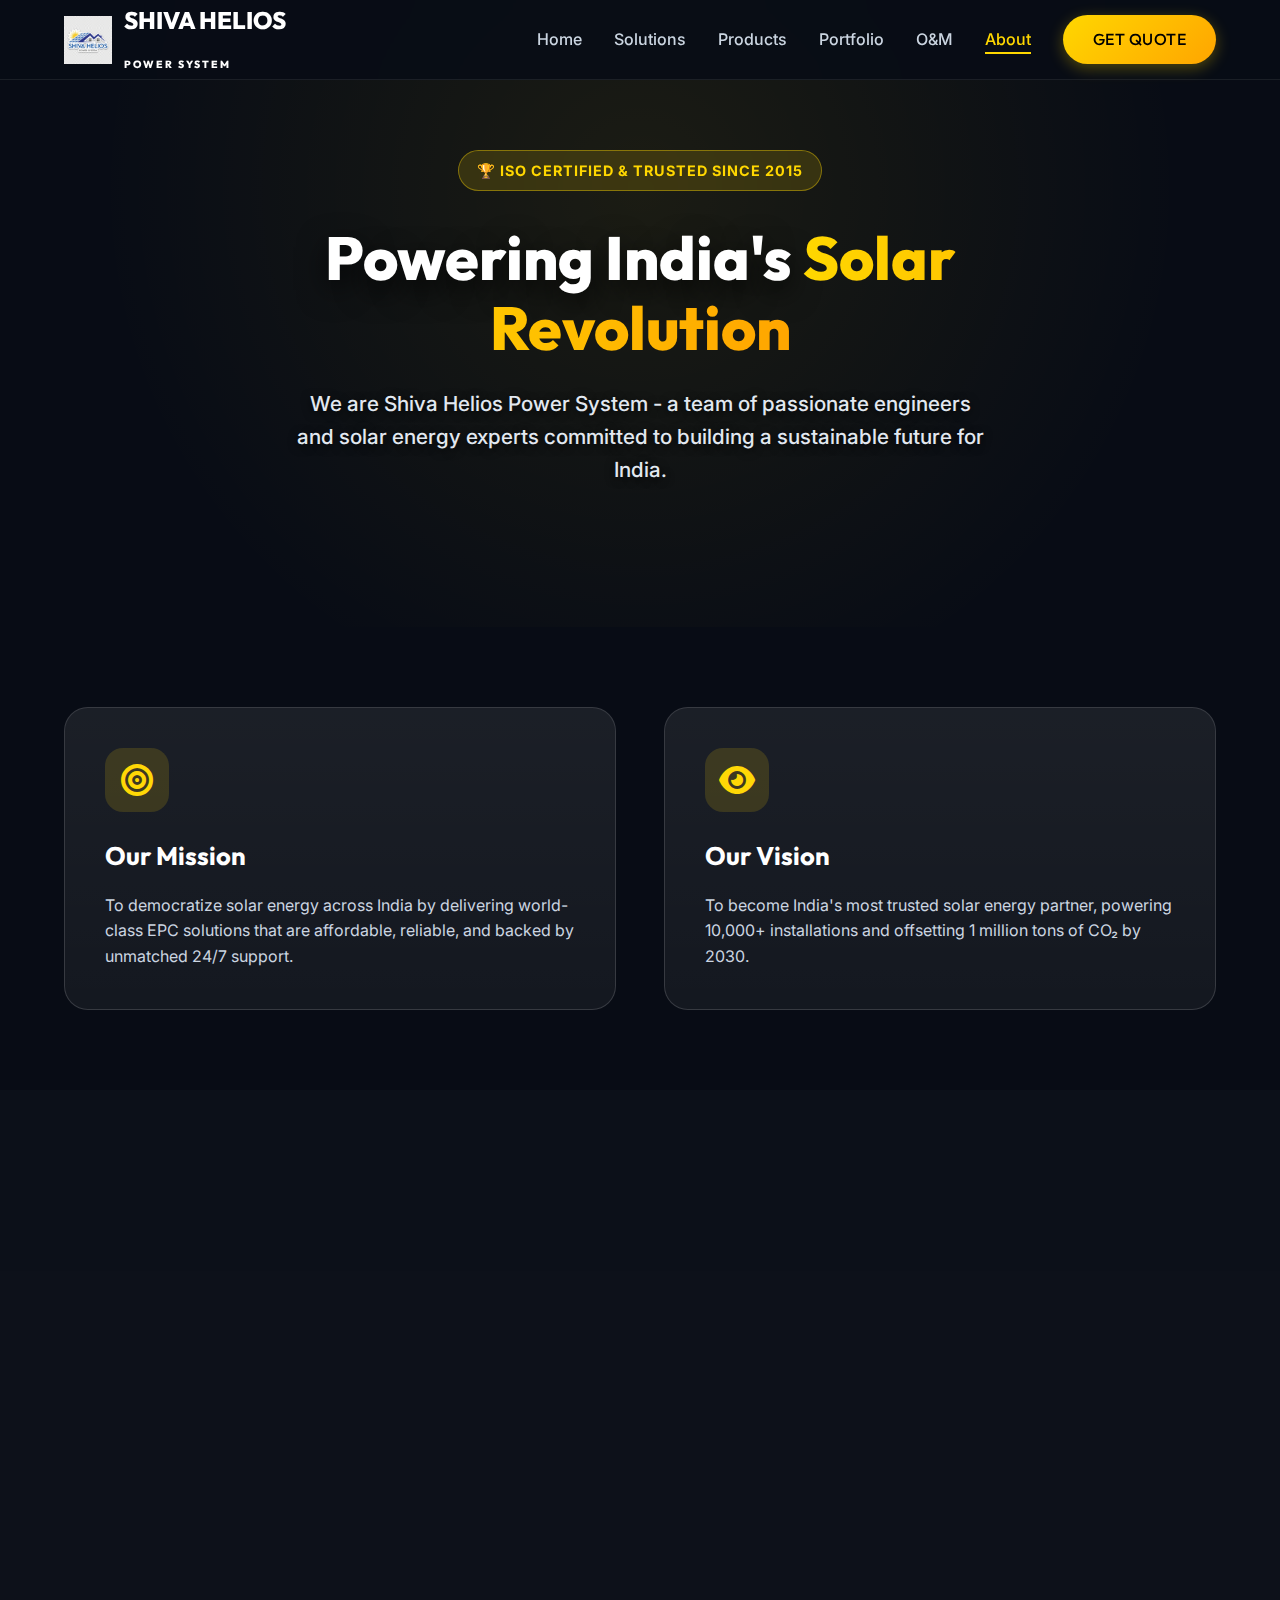
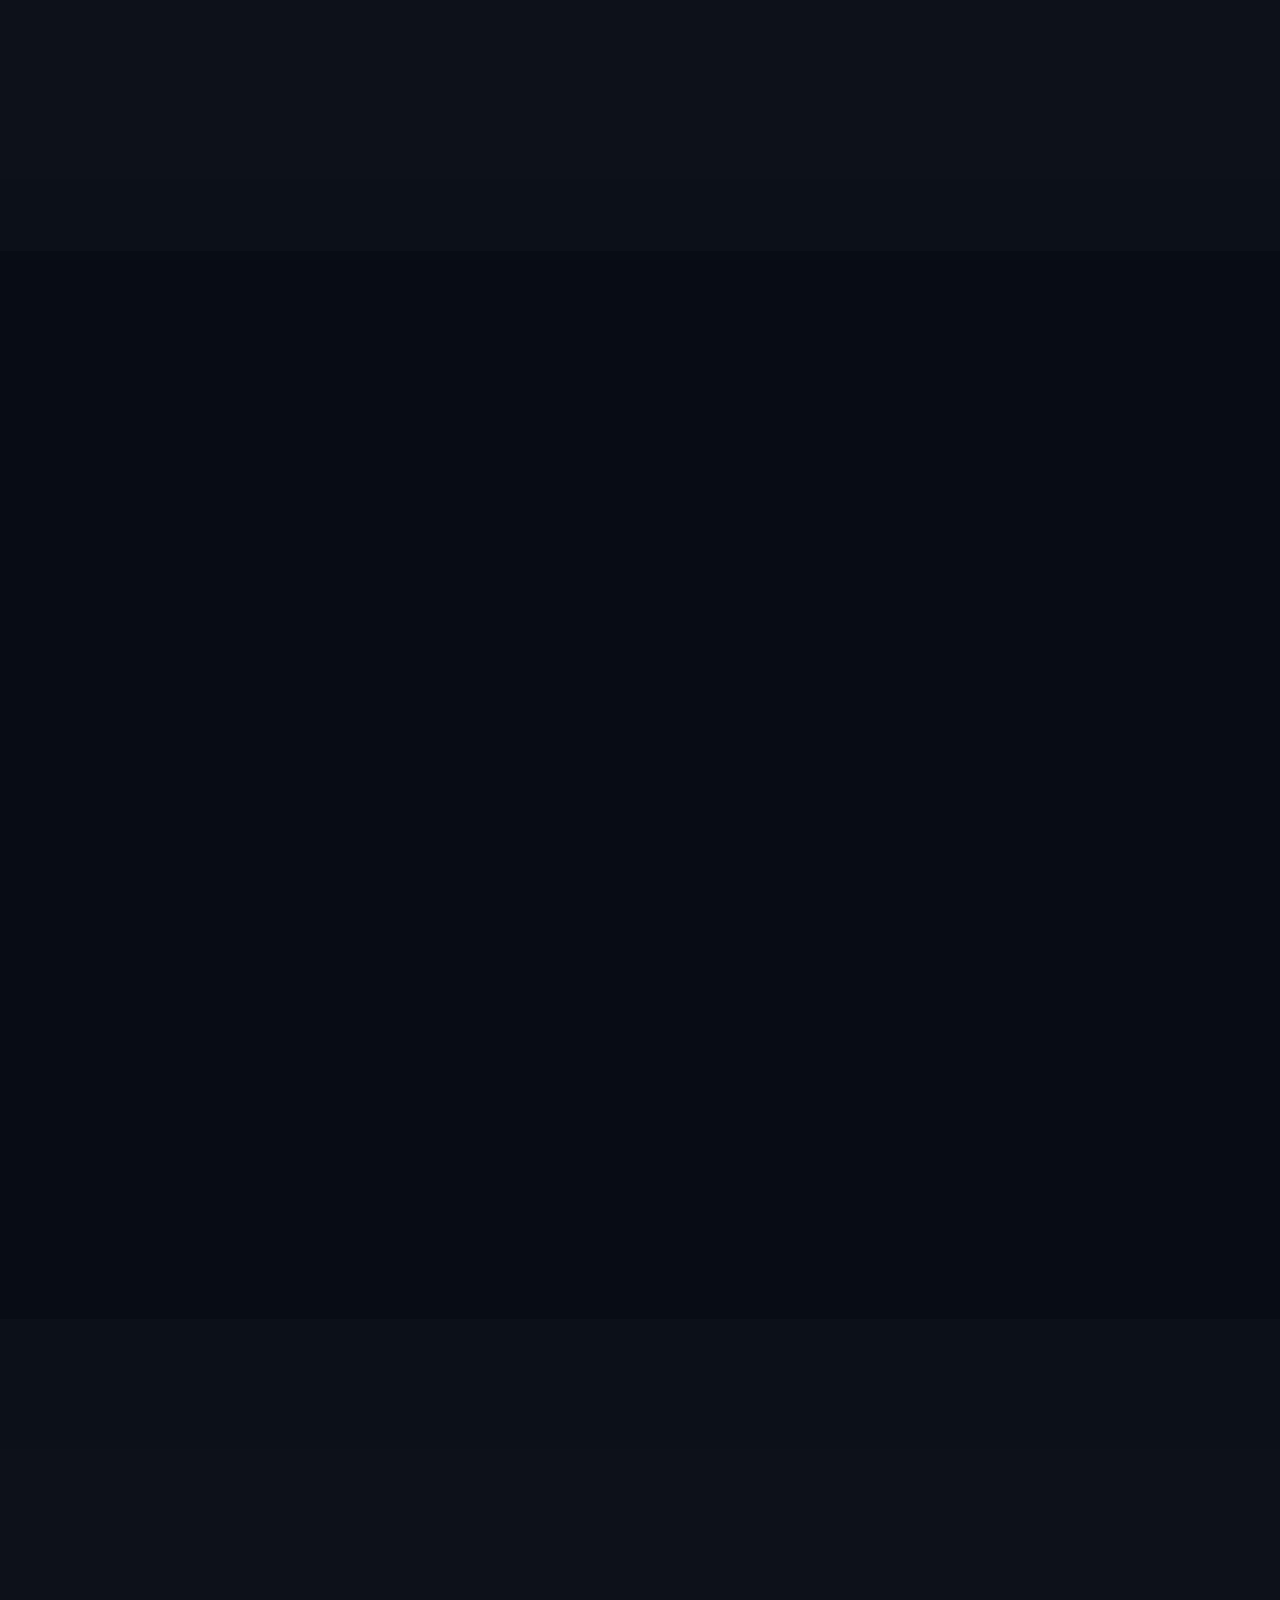
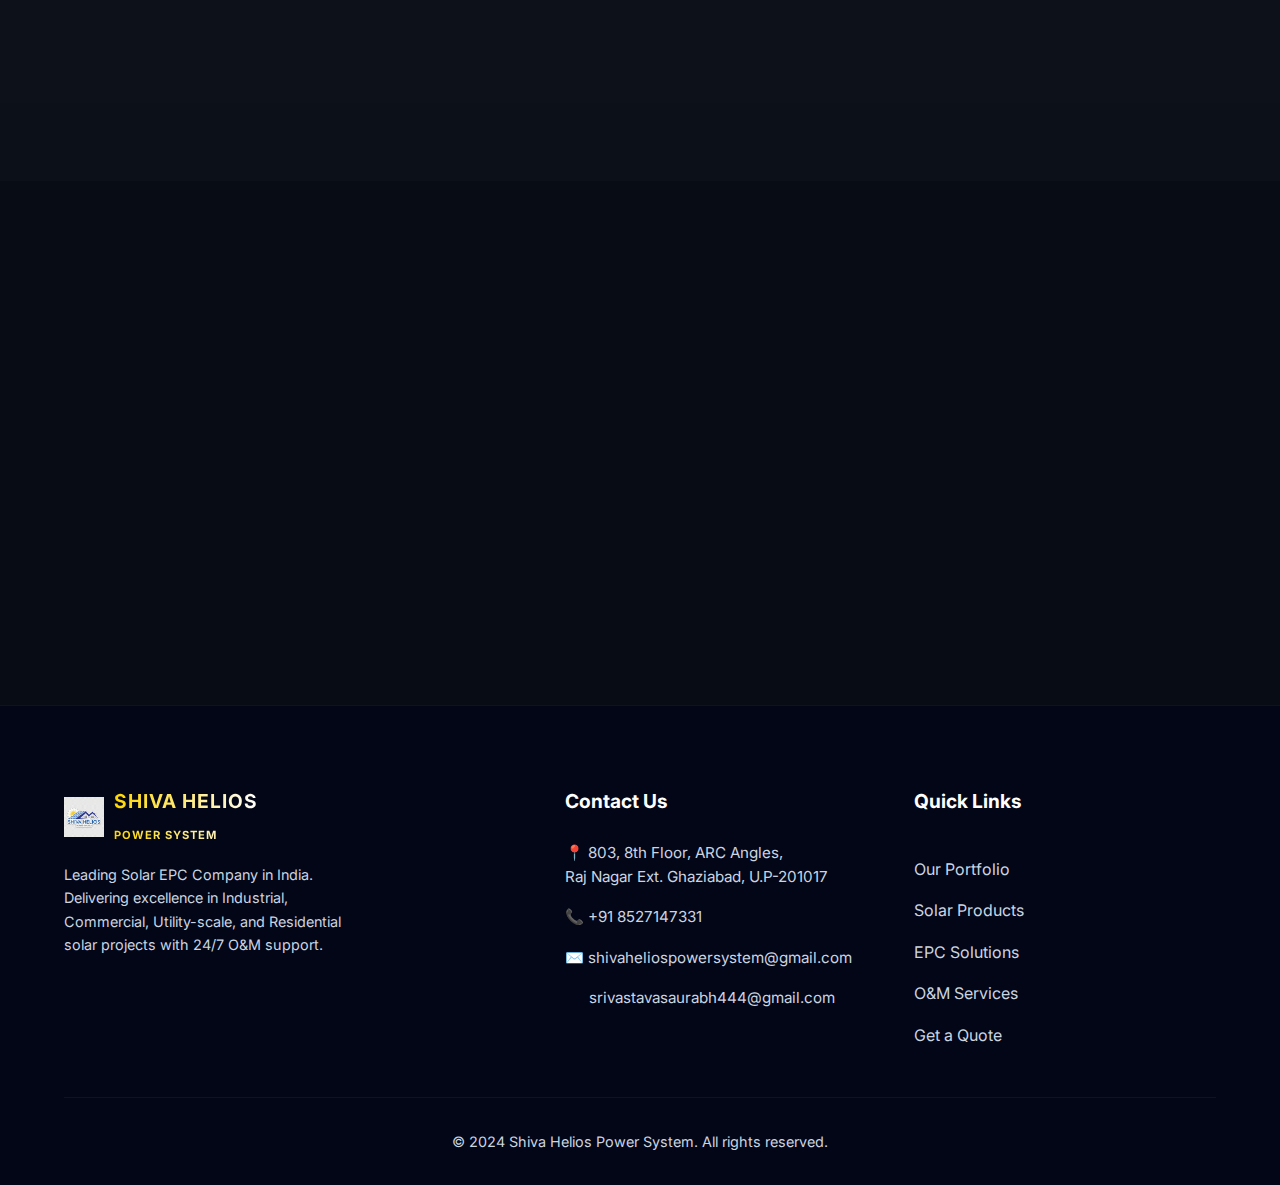
<file: about.html>
<!DOCTYPE html>
<html lang="en">

<head>
    <meta charset="UTF-8" />
    <meta name="viewport" content="width=device-width, initial-scale=1.0" />
    <title>About Us - Leading Solar EPC Company | Shiva Helios Power System</title>
    <meta name="description"
        content="Learn about Shiva Helios Power System - India's trusted Solar EPC company. 1000+ projects, 24/7 support, in-house manufacturing. Certified by ISO and trusted by Fortune 500 companies.">
    <meta name="keywords"
        content="Solar EPC Company India, About Shiva Helios, Solar Energy Solutions, ISO Certified Solar Company">

    <link rel="icon" type="image/png" href="favicon.png">
    <link rel="preconnect" href="https://fonts.googleapis.com">
    <link rel="preconnect" href="https://fonts.gstatic.com" crossorigin>
    <link
        href="https://fonts.googleapis.com/css2?family=Inter:wght@300;400;500;600&family=Outfit:wght@400;500;700;800&display=swap"
        rel="stylesheet">
    <link rel="stylesheet" href="style.css">
    <link rel="stylesheet" href="https://cdnjs.cloudflare.com/ajax/libs/font-awesome/6.4.0/css/all.min.css">
</head>

<body>

    <nav class="navbar">
        <div class="container">
            <a href="index.html" class="logo">
                <img src="favicon.png" alt="Shiva Helios Power System Logo">
                <span>SHIVA HELIOS<br><small style="font-size: 0.65rem; letter-spacing: 2px;">POWER
                        SYSTEM</small></span>
            </a>
            <div class="hamburger" onclick="toggleMenu()">
                <i class="fas fa-bars"></i>
            </div>
            <ul class="nav-links">
                <li><a href="index.html">Home</a></li>
                <li><a href="solutions.html">Solutions</a></li>
                <li><a href="products.html">Products</a></li>
                <li><a href="portfolio.html">Portfolio</a></li>
                <li><a href="maintenance.html">O&M</a></li>
                <li><a href="about.html" class="active">About</a></li>
                <li><a href="contact.html" class="btn btn-primary" style="color: black;">Get Quote</a></li>
            </ul>
        </div>
    </nav>

    <!-- Hero Section -->
    <header class="hero" style="min-height: 60vh; padding-top: 150px;">
        <div class="container" style="position: relative; z-index: 2;">
            <div class="hero-content reveal-up">
                <span class="hero-badge">🏆 ISO Certified & Trusted Since 2015</span>
                <h1>Powering India's <span class="text-gradient">Solar Revolution</span></h1>
                <p>We are Shiva Helios Power System - a team of passionate engineers and solar energy experts committed
                    to building a sustainable future for India.</p>
            </div>
        </div>
    </header>

    <!-- Mission & Vision -->
    <section style="padding: 80px 0;">
        <div class="container">
            <div class="grid" style="gap: 3rem;">
                <div class="card reveal-up">
                    <div class="icon-box"><i class="fas fa-bullseye"></i></div>
                    <h3>Our Mission</h3>
                    <p>To democratize solar energy across India by delivering world-class EPC solutions that are
                        affordable, reliable, and backed by unmatched 24/7 support.</p>
                </div>
                <div class="card reveal-up">
                    <div class="icon-box"><i class="fas fa-eye"></i></div>
                    <h3>Our Vision</h3>
                    <p>To become India's most trusted solar energy partner, powering 10,000+ installations and
                        offsetting 1 million tons of CO₂ by 2030.</p>
                </div>
            </div>
        </div>
    </section>

    <!-- Company Story -->
    <section style="background: rgba(255,255,255,0.02); padding: 100px 0;">
        <div class="container">
            <div class="grid" style="align-items: center; gap: 4rem;">
                <div class="reveal-up">
                    <img src="about_us.png" alt="Shiva Helios Power System Team"
                        style="border-radius: 20px; border: 1px solid rgba(255,255,255,0.1);">
                </div>
                <div class="reveal-up">
                    <span class="text-primary"
                        style="font-weight: 600; text-transform: uppercase; letter-spacing: 1px;">Our Story</span>
                    <h2 class="section-title" style="text-align: left; margin-bottom: 2rem;">From <span
                            class="text-primary">Vision</span> to Reality</h2>
                    <p style="color: var(--text-muted); margin-bottom: 1.5rem;">Founded in 2015 by a team of IIT
                        engineers and renewable energy veterans, Shiva Helios Power System was born from a simple
                        belief: India deserves solar solutions that are truly engineered for Indian conditions.</p>
                    <p style="color: var(--text-muted); margin-bottom: 1.5rem;">Unlike vendors who merely install
                        imported panels, we design every project from the ground up - from manufacturing wind-resistant
                        mounting structures in our Ghaziabad facility to commissioning 33KV substations for MW-scale
                        plants.</p>
                    <p style="color: var(--text-muted); margin-bottom: 2rem;">Today, we're proud to power critical
                        infrastructure for Indian Railways, National Investigation Agency, Indian Oil, and over 500
                        homes across North India.</p>

                    <div style="display: grid; grid-template-columns: repeat(3, 1fr); gap: 2rem; margin-top: 2rem;">
                        <div style="text-align: center;">
                            <h3 class="text-primary" style="font-size: 2.5rem; margin-bottom: 0.5rem;">1000+</h3>
                            <p style="color: var(--text-muted); font-size: 0.9rem;">Projects Delivered</p>
                        </div>
                        <div style="text-align: center;">
                            <h3 class="text-secondary" style="font-size: 2.5rem; margin-bottom: 0.5rem;">15MW+</h3>
                            <p style="color: var(--text-muted); font-size: 0.9rem;">Total Capacity</p>
                        </div>
                        <div style="text-align: center;">
                            <h3 class="text-primary" style="font-size: 2.5rem; margin-bottom: 0.5rem;">99.5%</h3>
                            <p style="color: var(--text-muted); font-size: 0.9rem;">Uptime Guarantee</p>
                        </div>
                    </div>
                </div>
            </div>
        </div>
    </section>

    <!-- Core Values -->
    <section style="padding: 100px 0;">
        <div class="container">
            <h2 class="section-title reveal-up">Our <span class="text-primary">Core Values</span></h2>
            <p class="section-desc reveal-up">The principles that guide every project we undertake.</p>
            <div class="grid">
                <div class="card reveal-up">
                    <div class="icon-box"><i class="fas fa-cogs"></i></div>
                    <h3>Engineering Excellence</h3>
                    <p>We don't compromise on quality. Every structure, cable, and panel is chosen to last 25+ years.
                    </p>
                </div>
                <div class="card reveal-up">
                    <div class="icon-box"><i class="fas fa-handshake"></i></div>
                    <h3>Customer First</h3>
                    <p>24/7 support isn't a marketing gimmick - our engineers are on call round-the-clock.</p>
                </div>
                <div class="card reveal-up">
                    <div class="icon-box"><i class="fas fa-leaf"></i></div>
                    <h3>Sustainability</h3>
                    <p>Every kW we install brings India closer to its renewable energy goals.</p>
                </div>
                <div class="card reveal-up">
                    <div class="icon-box"><i class="fas fa-certificate"></i></div>
                    <h3>Transparency</h3>
                    <p>Clear contracts, upfront pricing, and honest timelines - no hidden surprises.</p>
                </div>
            </div>
        </div>
    </section>

    <!-- Certifications -->
    <section style="background: rgba(255,255,255,0.02); padding: 80px 0;">
        <div class="container text-center">
            <h2 class="section-title reveal-up">Certifications & <span class="text-primary">Accreditations</span></h2>
            <p class="section-desc reveal-up">Recognized by industry leaders and regulatory bodies.</p>
            <div style="display: flex; justify-content: center; gap: 3rem; flex-wrap: wrap; margin-top: 3rem;">
                <div class="card reveal-up" style="padding: 2rem; min-width: 200px;">
                    <h4 style="color: white; margin-bottom: 0.5rem;">ISO 9001:2015</h4>
                    <p style="color: var(--text-muted); font-size: 0.9rem;">Quality Management</p>
                </div>
                <div class="card reveal-up" style="padding: 2rem; min-width: 200px;">
                    <h4 style="color: white; margin-bottom: 0.5rem;">MNRE Approved</h4>
                    <p style="color: var(--text-muted); font-size: 0.9rem;">Govt. of India</p>
                </div>
                <div class="card reveal-up" style="padding: 2rem; min-width: 200px;">
                    <h4 style="color: white; margin-bottom: 0.5rem;">Authorized Partner</h4>
                    <p style="color: var(--text-muted); font-size: 0.9rem;">Tata, Adani, Waaree</p>
                </div>
            </div>
        </div>
    </section>

    <!-- CTA -->
    <section style="padding: 100px 0;">
        <div class="container text-center">
            <div class="card reveal-up" style="padding: 4rem;">
                <h2 style="font-family: var(--font-heading); margin-bottom: 1rem;">Ready to Go Solar?</h2>
                <p
                    style="color: var(--text-muted); margin-bottom: 2rem; max-width: 600px; margin-left: auto; margin-right: auto;">
                    Let's build your clean energy future together. Get a free site survey and detailed proposal.
                </p>
                <a href="contact.html" class="btn btn-primary" style="font-size: 1.1rem; padding: 14px 40px;">Schedule
                    Free Consultation</a>
            </div>
        </div>
    </section>

    <!-- Footer -->
    <footer class="footer">
        <div class="container">
            <div class="footer-grid">
                <div class="footer-brand">
                    <div style="display: flex; align-items: center; gap: 10px; margin-bottom: 1rem;">
                        <img src="favicon.png" alt="Shiva Helios Power System" style="height: 40px; width: auto;">
                        <h4 style="margin:0; font-size: 1.2rem;">SHIVA HELIOS<br><small style="font-size: 0.7rem;">POWER
                                SYSTEM</small></h4>
                    </div>
                    <p style="color: var(--text-muted); font-size: 0.9rem; line-height: 1.6;">
                        Leading Solar EPC Company in India. Delivering excellence in Industrial, Commercial,
                        Utility-scale, and Residential solar projects with 24/7 O&M support.
                    </p>
                </div>
                <div class="footer-contact">
                    <h4>Contact Us</h4>
                    <p>📍 803, 8th Floor, ARC Angles,<br>Raj Nagar Ext. Ghaziabad, U.P-201017</p>
                    <p>📞 +91 8527147331</p>
                    <p>✉️ shivaheliospowersystem@gmail.com</p>
                    <p style="margin-left: 1.5rem;">srivastavasaurabh444@gmail.com</p>
                </div>
                <div class="footer-links-col">
                    <h4>Quick Links</h4>
                    <a href="portfolio.html">Our Portfolio</a>
                    <a href="products.html">Solar Products</a>
                    <a href="solutions.html">EPC Solutions</a>
                    <a href="maintenance.html">O&M Services</a>
                    <a href="contact.html">Get a Quote</a>
                </div>
            </div>
            <div class="footer-bottom">
                <p>&copy; 2024 Shiva Helios Power System. All rights reserved.</p>
            </div>
        </div>
    </footer>
    <script src="script.js"></script>
</body>

</html>
</file>
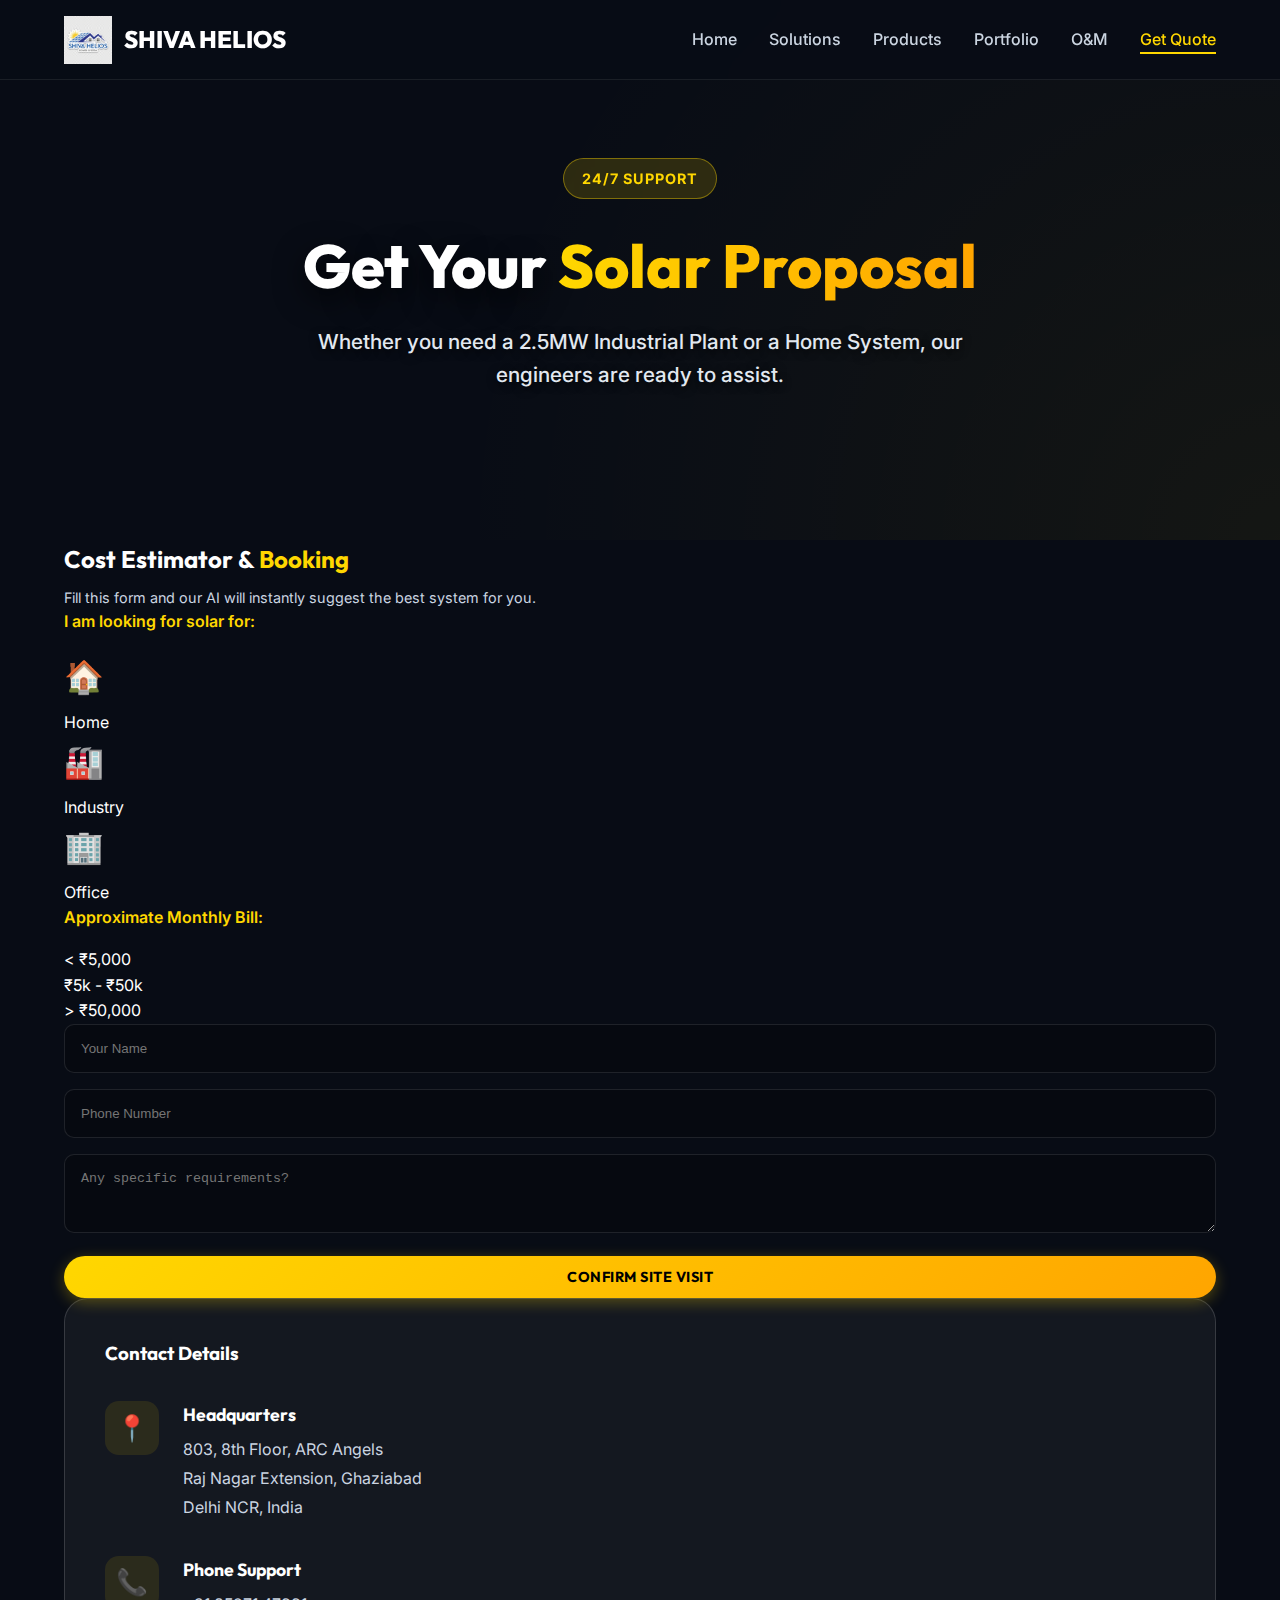
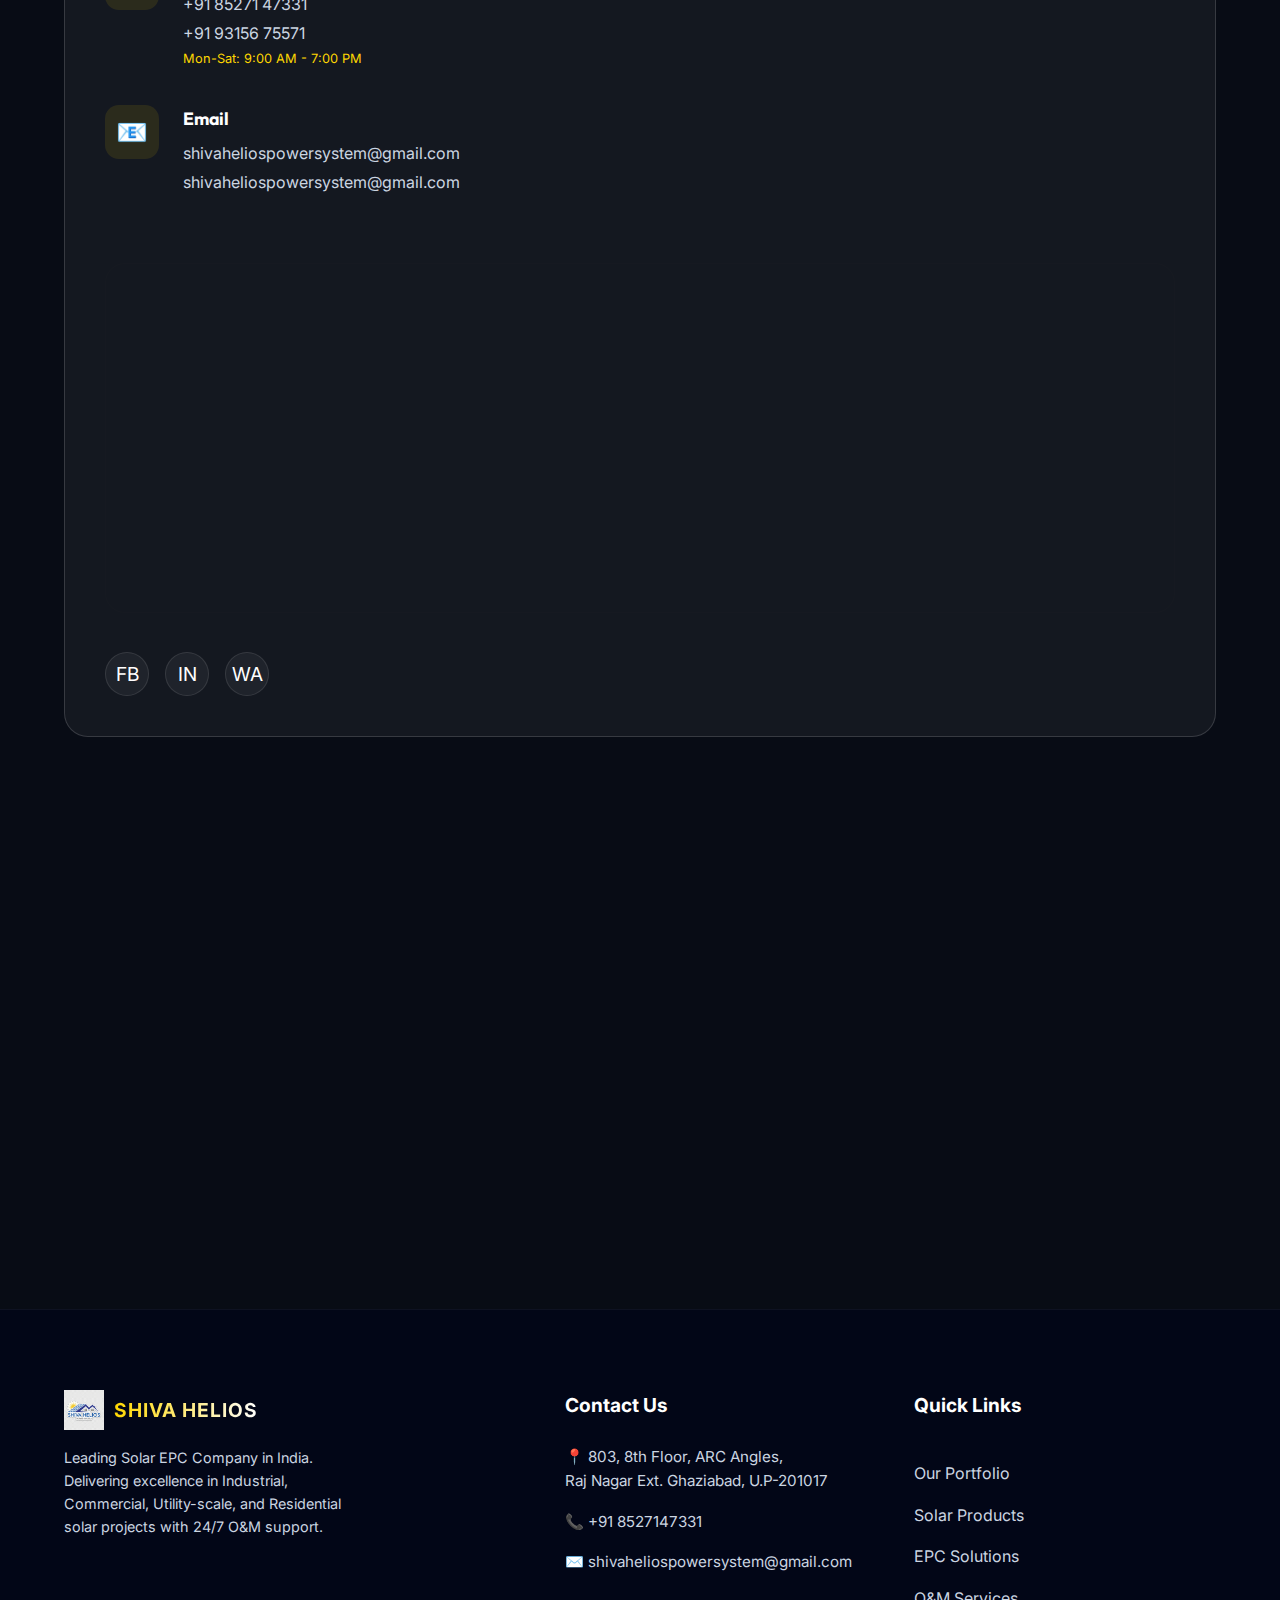
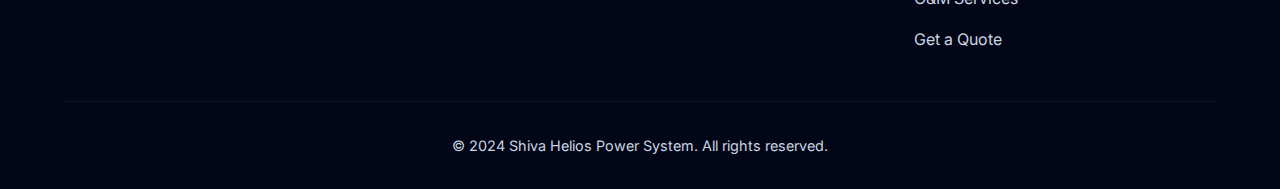
<file: contact.html>
<!DOCTYPE html>
<html lang="en">

<head>
    <meta charset="UTF-8" />
    <meta name="viewport" content="width=device-width, initial-scale=1.0" />
    <title>Contact & Booking | Shiva Helios Power System</title>
    <meta name="description"
        content="Contact Shiva Helios for Solar EPC quotes. Office in Delhi & Ghaziabad. Book a free site survey today.">

    <link rel="icon" type="image/png" href="favicon.png">
    <link
        href="https://fonts.googleapis.com/css2?family=Inter:wght@300;400;500;600&family=Outfit:wght@400;500;700;800&display=swap"
        rel="stylesheet">
    <link rel="stylesheet" href="style.css">
    <link rel="stylesheet" href="https://cdnjs.cloudflare.com/ajax/libs/font-awesome/6.4.0/css/all.min.css">
</head>

<body>

    <nav class="navbar">
        <div class="container">
            <a href="index.html" class="logo">
                <img src="favicon.png" alt="Shiva Helios Logo">
                <span>SHIVA HELIOS</span>
            </a>
            <div class="hamburger" onclick="toggleMenu()">☰</div>
            <ul class="nav-links">
                <li><a href="index.html">Home</a></li>
                <li><a href="solutions.html">Solutions</a></li>
                <li><a href="products.html">Products</a></li>
                <li><a href="portfolio.html">Portfolio</a></li>
                <li><a href="maintenance.html">O&M</a></li>
                <li><a href="contact.html" class="active">Get Quote</a></li>
            </ul>
        </div>
    </nav>

    <header class="hero"
        style="min-height: 60vh; padding-top: 150px; background: radial-gradient(circle at bottom right, rgba(255, 215, 0, 0.05), transparent 60%);">
        <div class="container text-center">
            <span class="hero-badge">24/7 Support</span>
            <h1 class="reveal-up">Get Your <span class="text-gradient">Solar Proposal</span></h1>
            <p class="reveal-up section-desc">Whether you need a 2.5MW Industrial Plant or a Home System, our engineers
                are ready to assist.</p>
        </div>
    </header>

    <section class="contact-page" style="padding-top: 0;">
        <div class="container reveal-up">
            <div class="contact-wrapper">
                <!-- Smart Form -->
                <div class="smart-form-container">
                    <div class="form-header">
                        <h2 style="font-family: var(--font-heading); margin-bottom: 0.5rem;">Cost Estimator & <span
                                class="text-primary">Booking</span></h2>
                        <p style="color: var(--text-muted); font-size: 0.9rem;">Fill this form and our AI will instantly
                            suggest the best system for you.</p>
                    </div>

                    <form id="bookingForm" class="contact-form" action="mailto:shivaheliospowersystem@gmail.com"
                        method="post" enctype="text/plain">
                        <!-- Step 1 -->
                        <div class="form-step" id="step1">
                            <label class="text-primary" style="margin-bottom: 1rem; display:block; font-weight:600;">I
                                am looking for solar for:</label>
                            <div class="options-grid">
                                <div class="option-card" onclick="selectOption('type', 'Home')">
                                    <span style="font-size: 2rem; display:block; margin-bottom: 0.5rem;">🏠</span> Home
                                </div>
                                <div class="option-card" onclick="selectOption('type', 'Industry')">
                                    <span style="font-size: 2rem; display:block; margin-bottom: 0.5rem;">🏭</span>
                                    Industry
                                </div>
                                <div class="option-card" onclick="selectOption('type', 'Office')">
                                    <span style="font-size: 2rem; display:block; margin-bottom: 0.5rem;">🏢</span>
                                    Office
                                </div>
                            </div>
                            <input type="hidden" id="custType" name="Customer_Type">
                        </div>

                        <!-- Step 2 -->
                        <div class="form-step hidden" id="step2">
                            <label class="text-primary"
                                style="margin-bottom: 1rem; display:block; font-weight:600;">Approximate Monthly
                                Bill:</label>
                            <div class="options-grid">
                                <div class="option-card" onclick="selectOption('bill', 'Low')"> &lt; ₹5,000 </div>
                                <div class="option-card" onclick="selectOption('bill', 'Medium')"> ₹5k - ₹50k </div>
                                <div class="option-card" onclick="selectOption('bill', 'High')"> &gt; ₹50,000 </div>
                            </div>
                            <input type="hidden" id="custBill" name="Bill_Range">
                        </div>

                        <!-- Step 3 -->
                        <div class="form-step hidden" id="step3">
                            <div class="ai-suggestion" id="aiSuggestion"></div>
                            <div class="input-group">
                                <input type="text" name="name" placeholder="Your Name" required
                                    style="width: 100%; padding: 1rem; background: rgba(0,0,0,0.2); border: 1px solid rgba(255,255,255,0.1); color: white; border-radius: 10px; margin-bottom: 1rem;">
                                <input type="tel" name="phone" placeholder="Phone Number" required
                                    style="width: 100%; padding: 1rem; background: rgba(0,0,0,0.2); border: 1px solid rgba(255,255,255,0.1); color: white; border-radius: 10px; margin-bottom: 1rem;">
                                <textarea name="message" placeholder="Any specific requirements?" rows="3"
                                    style="width: 100%; padding: 1rem; background: rgba(0,0,0,0.2); border: 1px solid rgba(255,255,255,0.1); color: white; border-radius: 10px; margin-bottom: 1rem;"></textarea>
                            </div>
                            <button type="submit" class="btn btn-primary" style="width:100%">Confirm Site Visit</button>
                        </div>
                    </form>
                </div>

                <!-- Contact Info -->
                <div class="contact-info-card">
                    <h3 style="font-family: var(--font-heading); margin-bottom: 2rem;">Contact Details</h3>

                    <div class="info-item">
                        <div class="info-icon">📍</div>
                        <div class="info-content">
                            <h4>Headquarters</h4>
                            <p>803, 8th Floor, ARC Angels</p>
                            <p>Raj Nagar Extension, Ghaziabad</p>
                            <p>Delhi NCR, India</p>
                        </div>
                    </div>

                    <div class="info-item">
                        <div class="info-icon">📞</div>
                        <div class="info-content">
                            <h4>Phone Support</h4>
                            <p>+91 85271 47331</p>
                            <p>+91 93156 75571</p>
                            <p style="font-size: 0.8rem; color: var(--primary);">Mon-Sat: 9:00 AM - 7:00 PM</p>
                        </div>
                    </div>

                    <div class="info-item">
                        <div class="info-icon">📧</div>
                        <div class="info-content">
                            <h4>Email</h4>
                            <p>shivaheliospowersystem@gmail.com</p>
                            <p>shivaheliospowersystem@gmail.com</p>
                        </div>
                    </div>

                    <!-- Embedded Map -->
                    <iframe class="map-frame"
                        src="https://maps.google.com/maps?q=Raj+Nagar+Extension+Ghaziabad&t=&z=13&ie=UTF8&iwloc=&output=embed"
                        allowfullscreen></iframe>

                    <div class="social-links">
                        <a href="#" class="social-btn">FB</a>
                        <a href="#" class="social-btn">IN</a>
                        <a href="#" class="social-btn">WA</a>
                    </div>
                </div>
            </div>
        </div>
    </section>

    <!-- FAQ Section -->
    <section class="faq-section">
        <div class="container reveal-up">
            <h2 class="section-title">Common <span class="text-primary">Questions</span></h2>
            <div class="faq-grid">
                <div class="faq-item">
                    <h4>How much maintenance is needed?</h4>
                    <p>Very little. Solar panels are distinctively robust. A bi-weekly cleaning is usually sufficient,
                        which our O&M team can handle for you.</p>
                </div>
                <div class="faq-item">
                    <h4>What is the warranty period?</h4>
                    <p>We provide a 25-year performance warranty on panels and a 5-10 year warranty on inverters. Our
                        structures are guaranteed for 25 years.</p>
                </div>
                <div class="faq-item">
                    <h4>Can I run ACs on solar?</h4>
                    <p>Absolutely. A 3kW-5kW system is typically enough to run a standard home AC setup during the day.
                    </p>
                </div>
            </div>
        </div>
    </section>

    <!-- Footer -->
    <footer class="footer">
        <div class="container">
            <div class="footer-grid">
                <div class="footer-brand">
                    <div style="display: flex; align-items: center; gap: 10px; margin-bottom: 1rem;">
                        <img src="favicon.png" alt="Shiva Helios" style="height: 40px; width: auto;">
                        <h4 style="margin:0; font-size: 1.2rem;">SHIVA HELIOS</h4>
                    </div>
                    <p style="color: var(--text-muted); font-size: 0.9rem; line-height: 1.6;">
                        Leading Solar EPC Company in India. Delivering excellence in Industrial, Commercial,
                        Utility-scale, and Residential solar projects with 24/7 O&M support.
                    </p>
                </div>
                <div class="footer-contact">
                    <h4>Contact Us</h4>
                    <p>📍 803, 8th Floor, ARC Angles,<br>Raj Nagar Ext. Ghaziabad, U.P-201017</p>
                    <p>📞 +91 8527147331</p>
                    <p>✉️ shivaheliospowersystem@gmail.com</p>
                </div>
                <div class="footer-links-col">
                    <h4>Quick Links</h4>
                    <a href="portfolio.html">Our Portfolio</a>
                    <a href="products.html">Solar Products</a>
                    <a href="solutions.html">EPC Solutions</a>
                    <a href="maintenance.html">O&M Services</a>
                    <a href="contact.html">Get a Quote</a>
                </div>
            </div>
            <div class="footer-bottom">
                <p>&copy; 2024 Shiva Helios Power System. All rights reserved.</p>
            </div>
        </div>
    </footer>
    <script src="script.js"></script>
</body>

</html>
</file>
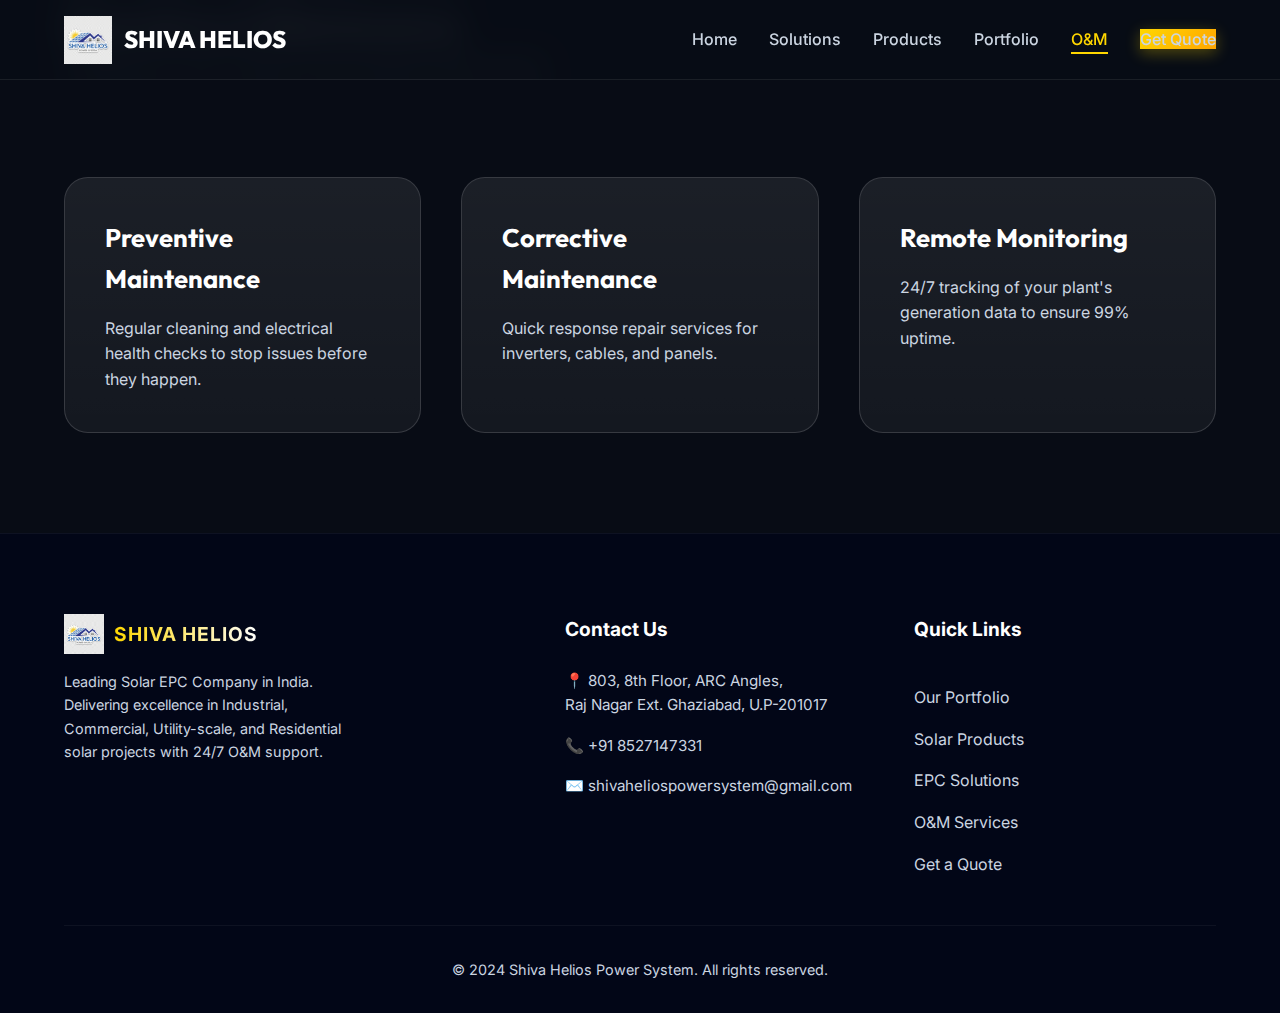
<file: maintenance.html>
<!DOCTYPE html>
<html lang="en">

<head>
    <meta charset="UTF-8" />
    <meta name="viewport" content="width=device-width, initial-scale=1.0" />
    <title>Solar O&M Services | AMC Contracts | Shiva Helios</title>

    <link rel="icon" type="image/png" href="favicon.png">
    <link
        href="https://fonts.googleapis.com/css2?family=Inter:wght@300;400;500;600&family=Outfit:wght@400;500;700;800&display=swap"
        rel="stylesheet">
    <link rel="stylesheet" href="style.css">
    <link rel="stylesheet" href="https://cdnjs.cloudflare.com/ajax/libs/font-awesome/6.4.0/css/all.min.css">
</head>

<body>

    <nav class="navbar">
        <div class="container">
            <a href="index.html" class="logo">
                <img src="favicon.png" alt="Shiva Helios Logo">
                <span>SHIVA HELIOS</span>
            </a>
            <div class="hamburger" onclick="toggleMenu()">
                <i class="fas fa-bars"></i>
            </div>
            <ul class="nav-links">
                <li><a href="index.html">Home</a></li>
                <li><a href="solutions.html">Solutions</a></li>
                <li><a href="products.html">Products</a></li>
                <li><a href="portfolio.html">Portfolio</a></li>
                <li><a href="maintenance.html" class="active">O&M</a></li>
                <li><a href="contact.html" class="btn-primary">Get Quote</a></li>
            </ul>
        </div>
    </nav>

    <header class="page-header">
        <div class="container">
            <h1>Operations & <span class="highlight">Maintenance</span></h1>
            <p>Protecting your solar investment with professional AMC services.</p>
        </div>
    </header>

    <section class="om-services">
        <div class="container">
            <div class="grid">
                <div class="card reveal-up">
                    <h3>Preventive Maintenance</h3>
                    <p>Regular cleaning and electrical health checks to stop issues before they happen.</p>
                </div>
                <div class="card reveal-up">
                    <h3>Corrective Maintenance</h3>
                    <p>Quick response repair services for inverters, cables, and panels.</p>
                </div>
                <div class="card reveal-up">
                    <h3>Remote Monitoring</h3>
                    <p>24/7 tracking of your plant's generation data to ensure 99% uptime.</p>
                </div>
            </div>
        </div>
    </section>

    <!-- Footer -->
    <footer class="footer">
        <div class="container">
            <div class="footer-grid">
                <div class="footer-brand">
                    <div style="display: flex; align-items: center; gap: 10px; margin-bottom: 1rem;">
                        <img src="favicon.png" alt="Shiva Helios" style="height: 40px; width: auto;">
                        <h4 style="margin:0; font-size: 1.2rem;">SHIVA HELIOS</h4>
                    </div>
                    <p style="color: var(--text-muted); font-size: 0.9rem; line-height: 1.6;">
                        Leading Solar EPC Company in India. Delivering excellence in Industrial, Commercial,
                        Utility-scale, and Residential solar projects with 24/7 O&M support.
                    </p>
                </div>
                <div class="footer-contact">
                    <h4>Contact Us</h4>
                    <p>📍 803, 8th Floor, ARC Angles,<br>Raj Nagar Ext. Ghaziabad, U.P-201017</p>
                    <p>📞 +91 8527147331</p>
                    <p>✉️ shivaheliospowersystem@gmail.com</p>
                </div>
                <div class="footer-links-col">
                    <h4>Quick Links</h4>
                    <a href="portfolio.html">Our Portfolio</a>
                    <a href="products.html">Solar Products</a>
                    <a href="solutions.html">EPC Solutions</a>
                    <a href="maintenance.html">O&M Services</a>
                    <a href="contact.html">Get a Quote</a>
                </div>
            </div>
            <div class="footer-bottom">
                <p>&copy; 2024 Shiva Helios Power System. All rights reserved.</p>
            </div>
        </div>
    </footer>
    <script src="script.js"></script>
</body>

</html>
</file>
<file: style.css>
:root {
    /* Color Palette - Premium Solar Gold & Dark Navy */
    --primary: #FFD700;
    /* Gold */
    --primary-dark: #FFA500;
    /* Dark Orange/Gold */
    --secondary: #00E676;
    /* Brighter Eco Green */
    --accent: #FF4500;
    /* Orange Red */

    --bg-dark: #080c15;
    /* Deepest Navy for High Contrast */
    --bg-card: rgba(255, 255, 255, 0.05);
    /* Lighter Glass Card */
    --text-main: #FFFFFF;
    /* Pure White */
    --text-muted: #CBD5E1;
    /* Much Brighter Grey for Readability */

    --glass-border: 1px solid rgba(255, 255, 255, 0.15);
    /* Crisper Border */
    --glass-shine: rgba(255, 255, 255, 0.1);

    /* Typography */
    --font-heading: 'Outfit', sans-serif;
    --font-body: 'Inter', sans-serif;

    /* Spacing & Layout */
    --container-width: 1200px;
    --header-height: 80px;
}

/* RESET & BASE */
* {
    margin: 0;
    padding: 0;
    box-sizing: border-box;
    scroll-behavior: smooth;
}

body {
    background-color: var(--bg-dark);
    color: var(--text-main);
    font-family: var(--font-body);
    line-height: 1.6;
    overflow-x: hidden;
    font-size: 16px;
}

img {
    max-width: 100%;
    display: block;
    /* Fail-safe visual */
    background-color: rgba(255, 255, 255, 0.05);
    color: var(--text-muted);
    font-size: 0.8rem;
}

a {
    text-decoration: none;
    color: inherit;
    transition: 0.3s ease;
}

ul {
    list-style: none;
}

/* UTILITIES */
.container {
    max-width: var(--container-width);
    margin: 0 auto;
    padding: 0 1.5rem;
}

.text-center {
    text-align: center;
}

.text-primary {
    color: var(--primary);
}

.text-gradient {
    background: linear-gradient(to right, var(--primary), var(--primary-dark));
    -webkit-background-clip: text;
    background-clip: text;
    -webkit-text-fill-color: transparent;
}

/* BUTTONS */
.btn {
    display: inline-block;
    padding: 12px 30px;
    border-radius: 50px;
    font-weight: 700;
    font-family: var(--font-heading);
    cursor: pointer;
    transition: all 0.3s ease;
    border: none;
    text-transform: uppercase;
    letter-spacing: 0.5px;
    font-size: 0.9rem;
}

.btn-primary {
    background: linear-gradient(135deg, var(--primary), var(--primary-dark));
    color: #000;
    box-shadow: 0 4px 15px rgba(255, 215, 0, 0.3);
}

.btn-primary:hover {
    transform: translateY(-2px);
    box-shadow: 0 6px 20px rgba(255, 215, 0, 0.5);
}

.btn-secondary {
    background: rgba(255, 255, 255, 0.1);
    border: 1px solid rgba(255, 255, 255, 0.2);
    color: white;
}

.btn-secondary:hover {
    background: rgba(255, 255, 255, 0.2);
    border-color: var(--primary);
}

/* NAVBAR */
.navbar {
    position: fixed;
    top: 0;
    width: 100%;
    height: var(--header-height);
    background: rgba(8, 12, 21, 0.9);
    /* Darker backdrop */
    backdrop-filter: blur(16px);
    z-index: 1000;
    border-bottom: 1px solid rgba(255, 255, 255, 0.08);
    display: flex;
    align-items: center;
}

.navbar .container {
    display: flex;
    justify-content: space-between;
    align-items: center;
    width: 100%;
}

.logo {
    display: flex;
    align-items: center;
    gap: 12px;
    font-family: var(--font-heading);
    font-weight: 800;
    font-size: 1.5rem;
    color: white;
}

.logo img {
    height: 48px;
    /* Slightly larger logo */
    width: auto;
    object-fit: contain;
}

.logo span {
    white-space: nowrap;
    overflow: hidden;
    text-overflow: ellipsis;
    max-width: 200px;
}

.nav-links {
    display: flex;
    gap: 2rem;
    align-items: center;
}

.nav-links a {
    font-weight: 500;
    color: var(--text-muted);
    font-size: 1rem;
    position: relative;
}

.nav-links a:hover,
.nav-links a.active {
    color: var(--primary);
}

.nav-links a::after {
    content: '';
    position: absolute;
    bottom: -5px;
    left: 0;
    width: 0;
    height: 2px;
    background: var(--primary);
    transition: 0.3s;
}

.nav-links a:hover::after,
.nav-links a.active::after {
    width: 100%;
}

.hamburger {
    display: none;
    font-size: 1.8rem;
    cursor: pointer;
    color: var(--primary);
    background: rgba(255, 255, 255, 0.05);
    width: 44px;
    height: 44px;
    text-align: center;
    line-height: 44px;
    border-radius: 8px;
}

/* HERO SECTION */
.hero {
    padding: 160px 0 100px;
    min-height: 90vh;
    display: flex;
    align-items: center;
    background: radial-gradient(circle at 50% 30%, rgba(255, 215, 0, 0.08), transparent 70%);
    position: relative;
    overflow: hidden;
}

.hero-content {
    text-align: center;
    max-width: 900px;
    margin: 0 auto;
    position: relative;
    z-index: 2;
    padding: 0 1rem;
}

.hero h1 {
    font-family: var(--font-heading);
    font-size: 3.8rem;
    line-height: 1.15;
    margin-bottom: 1.5rem;
    font-weight: 800;
    text-shadow: 0 10px 30px rgba(0, 0, 0, 0.8);
    /* Strong shadow for readability */
}

.hero h1 .text-gradient {
    text-shadow: none;
    /* Let gradient shine */
}

.hero p {
    font-size: 1.3rem;
    color: #E2E8F0;
    /* Brighter than muted */
    margin-bottom: 2.5rem;
    max-width: 700px;
    margin-left: auto;
    margin-right: auto;
    text-shadow: 0 2px 10px rgba(0, 0, 0, 0.8);
    font-weight: 500;
}

.hero-badge {
    background: rgba(255, 215, 0, 0.15);
    border: 1px solid rgba(255, 215, 0, 0.4);
    color: var(--primary);
    padding: 8px 18px;
    border-radius: 30px;
    font-size: 0.9rem;
    font-weight: 700;
    text-transform: uppercase;
    letter-spacing: 1px;
    margin-bottom: 2rem;
    display: inline-block;
    backdrop-filter: blur(4px);
}

/* SECTIONS COMMON */
section {
    padding: 100px 0;
}

.section-title {
    font-family: var(--font-heading);
    font-size: 2.8rem;
    font-weight: 700;
    margin-bottom: 1rem;
    text-align: center;
}

.section-desc {
    text-align: center;
    color: var(--text-muted);
    max-width: 650px;
    margin: 0 auto 4rem;
    font-size: 1.1rem;
}

/* CARDS & GRIDS */
.grid {
    display: grid;
    grid-template-columns: repeat(auto-fit, minmax(320px, 1fr));
    gap: 2.5rem;
}

.card {
    background: var(--bg-card);
    border: var(--glass-border);
    padding: 2.5rem;
    border-radius: 24px;
    transition: 0.4s cubic-bezier(0.175, 0.885, 0.32, 1.275);
    position: relative;
    overflow: hidden;
}

.card:hover {
    transform: translateY(-10px);
    border-color: var(--primary);
    box-shadow: 0 20px 40px -10px rgba(0, 0, 0, 0.5);
    background: rgba(255, 255, 255, 0.08);
}

.card::before {
    content: '';
    position: absolute;
    top: 0;
    left: 0;
    width: 100%;
    height: 100%;
    background: linear-gradient(180deg, rgba(255, 255, 255, 0.03) 0%, transparent 100%);
    pointer-events: none;
}

.card h3 {
    font-family: var(--font-heading);
    font-size: 1.6rem;
    margin-bottom: 1rem;
    color: var(--text-main);
}

.card p {
    color: var(--text-muted);
    font-size: 1rem;
}

.icon-box {
    width: 64px;
    height: 64px;
    background: rgba(255, 215, 0, 0.15);
    border-radius: 18px;
    display: flex;
    align-items: center;
    justify-content: center;
    font-size: 2rem;
    color: var(--primary);
    margin-bottom: 1.5rem;
}

/* ROI CALCULATOR */
.calculator-section {
    background: linear-gradient(180deg, var(--bg-dark) 0%, #0f1623 100%);
}

.calc-container {
    background: rgba(255, 255, 255, 0.03);
    border: 1px solid rgba(255, 255, 255, 0.15);
    border-radius: 30px;
    padding: 3.5rem;
    display: grid;
    grid-template-columns: 1fr 1fr;
    gap: 4rem;
    align-items: center;
    box-shadow: 0 25px 50px -12px rgba(0, 0, 0, 0.5);
}

.calc-input-group label {
    display: block;
    margin-bottom: 1rem;
    font-weight: 600;
    color: var(--text-main);
    font-size: 1.1rem;
}

input[type=range] {
    width: 100%;
    height: 10px;
    background: rgba(255, 255, 255, 0.1);
    border-radius: 5px;
    -webkit-appearance: none;
    appearance: none;
    cursor: pointer;
}

input[type=range]::-webkit-slider-thumb {
    -webkit-appearance: none;
    width: 28px;
    height: 28px;
    background: var(--primary);
    border-radius: 50%;
    box-shadow: 0 0 15px rgba(255, 215, 0, 0.6);
    margin-top: -9px;
    /* Correct thumb alignment */
}

input[type=range]::-webkit-slider-runnable-track {
    width: 100%;
    height: 10px;
    cursor: pointer;
    background: rgba(255, 255, 255, 0.1);
    border-radius: 5px;
}


/* FAQ Section */
.faq-section {
    padding: 0 0 100px;
}

.faq-grid {
    display: grid;
    grid-template-columns: repeat(auto-fit, minmax(320px, 1fr));
    gap: 2rem;
    margin-top: 3rem;
}

.faq-item {
    background: var(--bg-card);
    border: var(--glass-border);
    padding: 2.2rem;
    border-radius: 20px;
    transition: 0.3s;
}

.faq-item:hover {
    border-color: var(--primary);
    transform: translateY(-5px);
    background: rgba(255, 255, 255, 0.06);
}

.faq-item h4 {
    font-family: var(--font-heading);
    font-size: 1.3rem;
    margin-bottom: 1rem;
    color: var(--primary);
}

.faq-item p {
    color: var(--text-muted);
    font-size: 0.95rem;
}

/* Contact Page Extras */
.contact-info-card {
    background: var(--bg-card);
    border: var(--glass-border);
    padding: 2.5rem;
    border-radius: 24px;
    height: 100%;
}

.info-item {
    display: flex;
    gap: 1.5rem;
    margin-bottom: 2rem;
    align-items: flex-start;
}

.info-icon {
    width: 54px;
    height: 54px;
    background: rgba(255, 215, 0, 0.1);
    color: var(--primary);
    border-radius: 14px;
    display: flex;
    align-items: center;
    justify-content: center;
    font-size: 1.6rem;
    flex-shrink: 0;
}

.info-content h4 {
    color: white;
    margin-bottom: 0.5rem;
    font-family: var(--font-heading);
    font-size: 1.1rem;
}

.info-content p {
    color: var(--text-muted);
    font-size: 1rem;
    margin-bottom: 0.2rem;
}

.map-frame {
    width: 100%;
    height: 350px;
    border-radius: 20px;
    border: 1px solid rgba(255, 255, 255, 0.1);
    margin-top: 2rem;
    filter: grayscale(100%) invert(92%) contrast(83%);
}

.social-links {
    display: flex;
    gap: 1rem;
    margin-top: 2rem;
}

.social-btn {
    width: 44px;
    height: 44px;
    border-radius: 50%;
    background: rgba(255, 255, 255, 0.05);
    display: flex;
    align-items: center;
    justify-content: center;
    color: var(--text-main);
    border: 1px solid rgba(255, 255, 255, 0.1);
    transition: 0.3s;
    font-size: 1.2rem;
}

.social-btn:hover {
    background: var(--primary);
    color: black;
    transform: translateY(-3px);
}

.calc-results {
    display: grid;
    grid-template-columns: 1fr 1fr;
    gap: 1.5rem;
    margin-top: 2rem;
}

.result-card {
    background: rgba(0, 0, 0, 0.3);
    padding: 1.5rem;
    border-radius: 16px;
    text-align: center;
    border: 1px solid rgba(255, 255, 255, 0.05);
}

.result-card span {
    display: block;
}

.result-card .lbl {
    font-size: 0.9rem;
    color: var(--text-muted);
    margin-bottom: 0.5rem;
}

.result-card .val {
    font-size: 1.6rem;
    font-weight: 700;
    color: var(--secondary);
    font-family: var(--font-heading);
}

/* FOOTER */
.footer {
    border-top: 1px solid rgba(255, 255, 255, 0.05);
    background: #020617;
    padding: 5rem 0 2rem;
    margin-top: auto;
}

.footer-grid {
    display: grid;
    grid-template-columns: 1.5fr 1fr 1fr;
    gap: 3rem;
    margin-bottom: 3rem;
}

.footer-brand h4 {
    letter-spacing: 1px;
    background: linear-gradient(to right, var(--primary), #fff);
    -webkit-background-clip: text;
    background-clip: text;
    -webkit-text-fill-color: transparent;
    margin-bottom: 1rem;
}

.footer-brand p {
    max-width: 300px;
}

.footer-contact h4,
.footer-links-col h4 {
    color: white;
    margin-bottom: 1.5rem;
    font-size: 1.2rem;
}

.footer-contact p {
    color: var(--text-muted);
    font-size: 0.95rem;
    margin-bottom: 1rem;
    display: flex;
    align-items: flex-start;
    gap: 12px;
    line-height: 1.6;
}

.footer-links-col {
    display: flex;
    flex-direction: column;
    gap: 1rem;
}

.footer-links-col a {
    color: var(--text-muted);
    text-decoration: none;
    font-size: 1rem;
    transition: 0.3s;
}

.footer-links-col a:hover {
    color: var(--primary);
    transform: translateX(5px);
}

.footer-bottom {
    border-top: 1px solid rgba(255, 255, 255, 0.05);
    padding-top: 2rem;
    text-align: center;
    font-size: 0.9rem;
    color: var(--text-muted);
}

/* ANIMATIONS */
@keyframes float {

    0%,
    100% {
        transform: translateY(0);
    }

    50% {
        transform: translateY(-10px);
    }
}

.animate-float {
    animation: float 6s ease-in-out infinite;
}

.reveal-up {
    opacity: 0;
    transform: translateY(30px);
    transition: all 0.8s ease-out;
}

.reveal-up.active {
    opacity: 1;
    transform: translateY(0);
}

/* RESPONSIVE MEDIA QUERIES */

/* Tablet */
@media (max-width: 1024px) {
    .hero h1 {
        font-size: 3rem;
    }

    .calc-container {
        gap: 2rem;
    }
}

/* Mobile */
@media (max-width: 768px) {

    /* Navbar */
    .navbar .nav-links {
        position: fixed;
        top: var(--header-height);
        right: -100%;
        width: 100%;
        height: calc(100vh - var(--header-height));
        background: var(--bg-dark);
        flex-direction: column;
        justify-content: center;
        transition: 0.4s cubic-bezier(0.4, 0, 0.2, 1);
        border-top: 1px solid rgba(255, 255, 255, 0.1);
        gap: 2.5rem;
    }

    .navbar .nav-links.active {
        right: 0;
    }

    .hamburger {
        display: block;
    }

    .logo {
        font-size: 1.3rem;
    }

    .logo span {
        max-width: 150px;
    }

    /* Sections */
    .hero {
        padding-top: 140px;
        text-align: center;
        /* Allow flexible height */
    }

    .hero h1 {
        font-size: 2.5rem;
        /* Larger than before for readability */
    }

    .hero p {
        font-size: 1.1rem;
    }

    .calc-container {
        grid-template-columns: 1fr;
        padding: 2rem;
    }

    .calc-results {
        grid-template-columns: 1fr;
        /* Stack results on mobile */
    }

    .contact-wrapper {
        grid-template-columns: 1fr;
    }

    /* Footer */
    .footer-grid {
        grid-template-columns: 1fr;
        gap: 3rem;
        text-align: center;
    }

    .footer-brand {
        display: flex;
        flex-direction: column;
        align-items: center;
    }

    .footer-brand div {
        justify-content: center;
    }

    .footer-brand p {
        margin: 0 auto;
    }

    .footer-contact p {
        justify-content: center;
        text-align: center;
    }

    .footer-links-col {
        align-items: center;
    }

    /* Stats Grid Fix for Mobile */
    /* This assumes the Trust Bar uses flex currently. 
       Let's ensure it wraps nicely or becomes a grid. */
    .container>div>div[style*="flex"] {
        display: grid !important;
        grid-template-columns: 1fr 1fr;
        gap: 1.5rem !important;
        justify-items: center;
    }

    /* Adjust grid for cards on mobile to be 1 column */
    .grid {
        grid-template-columns: 1fr;
    }
}
</file>
